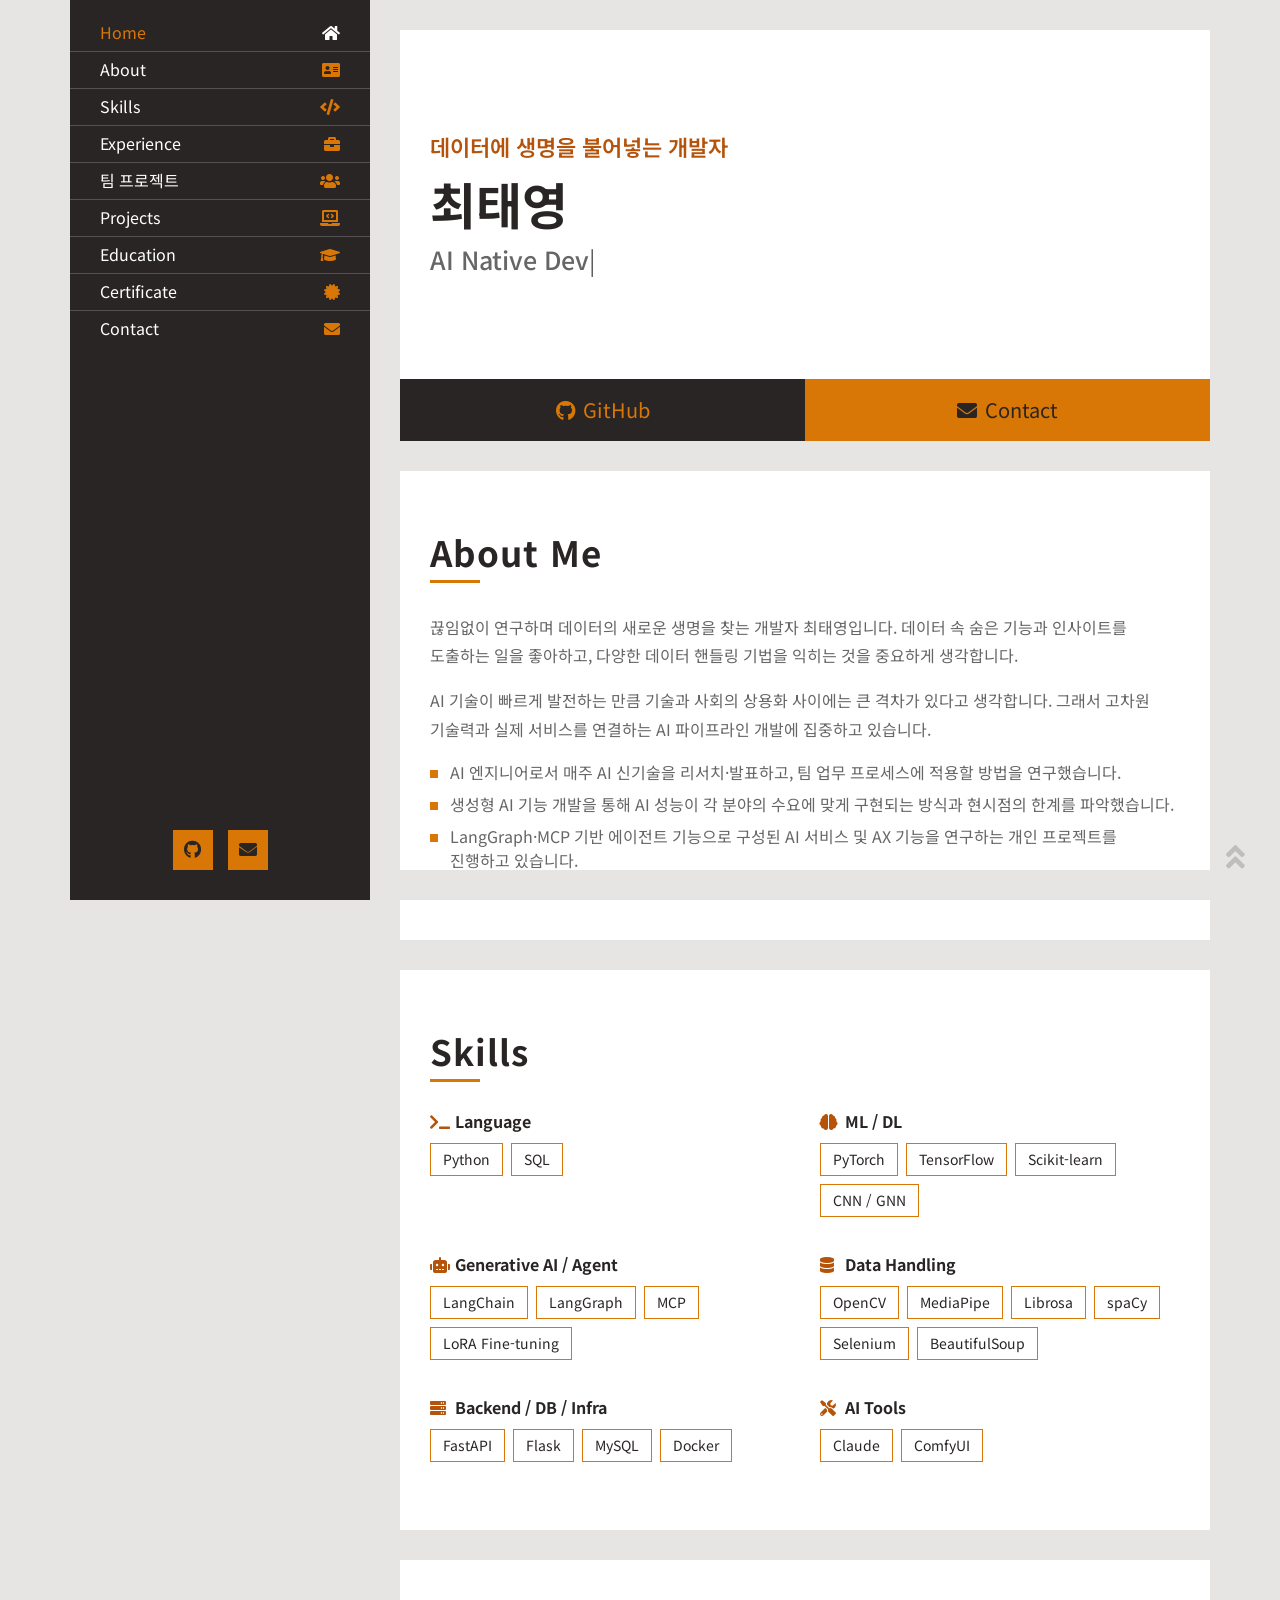
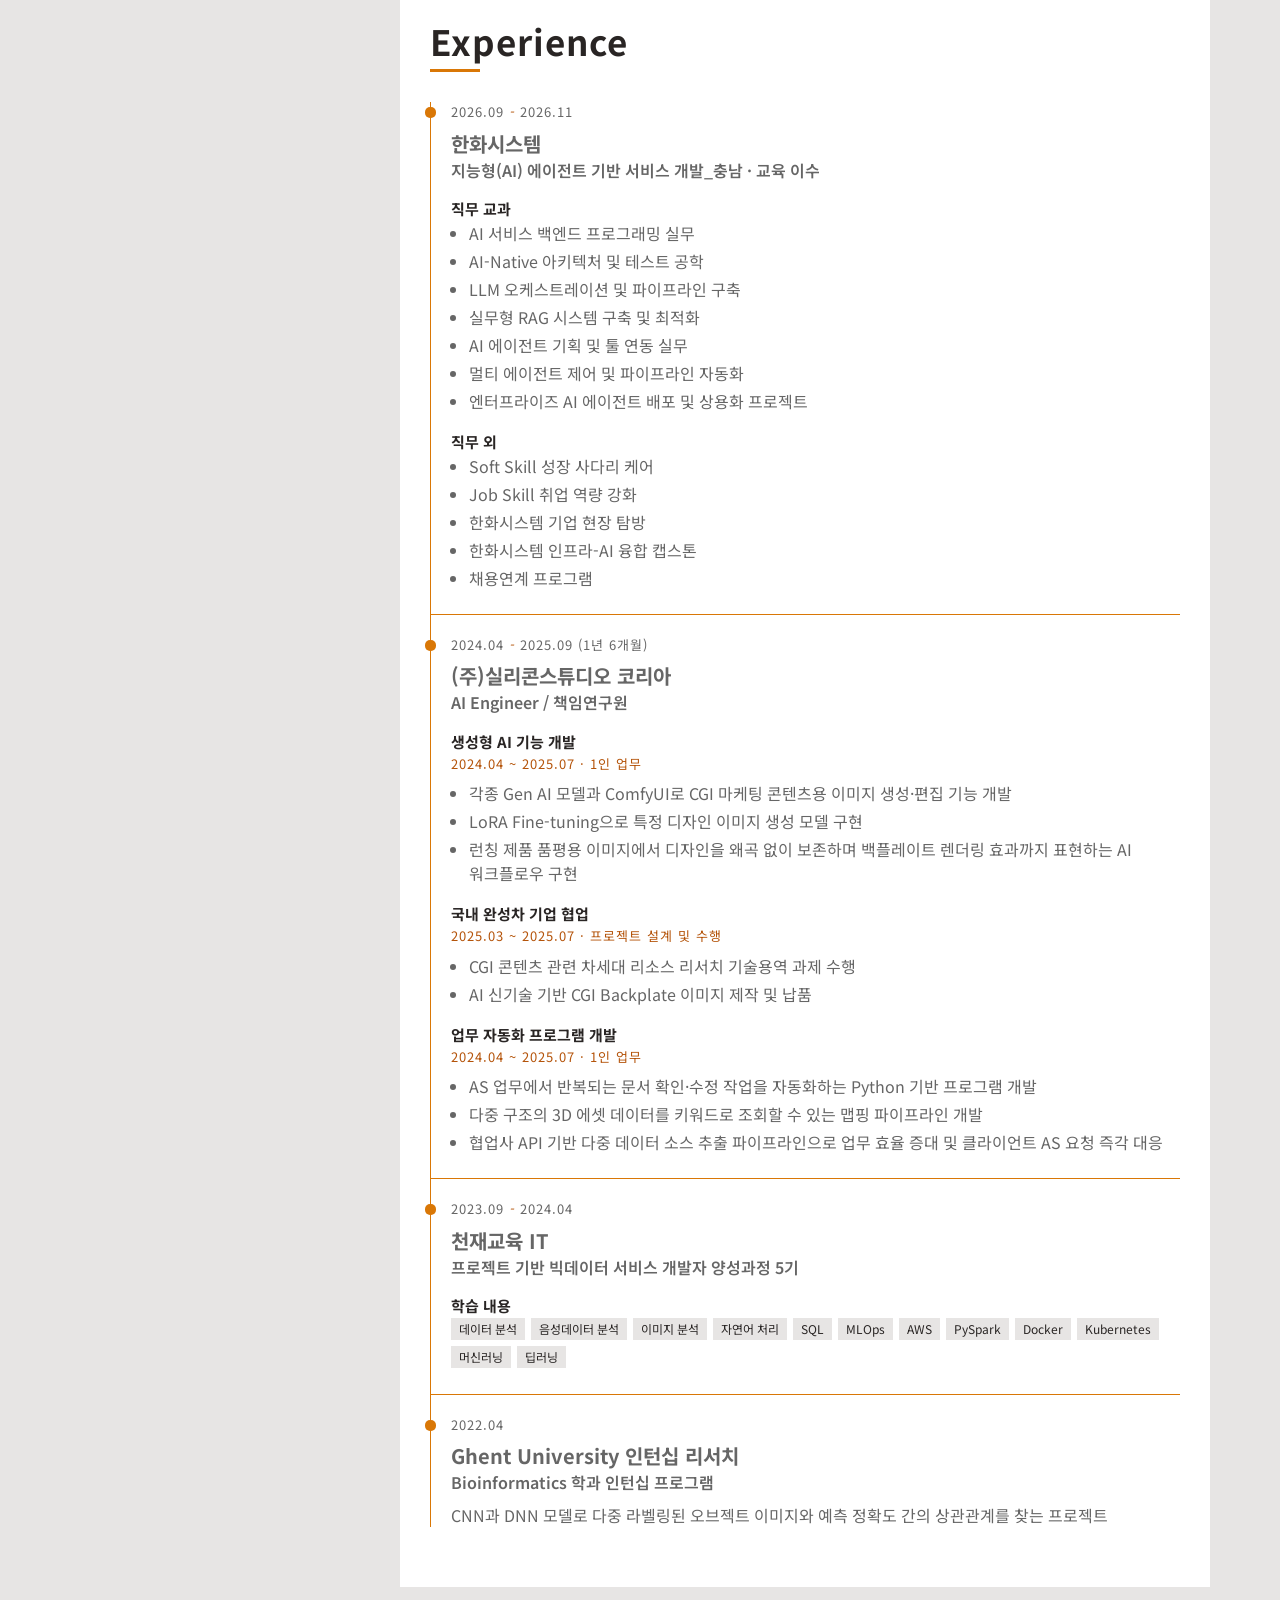
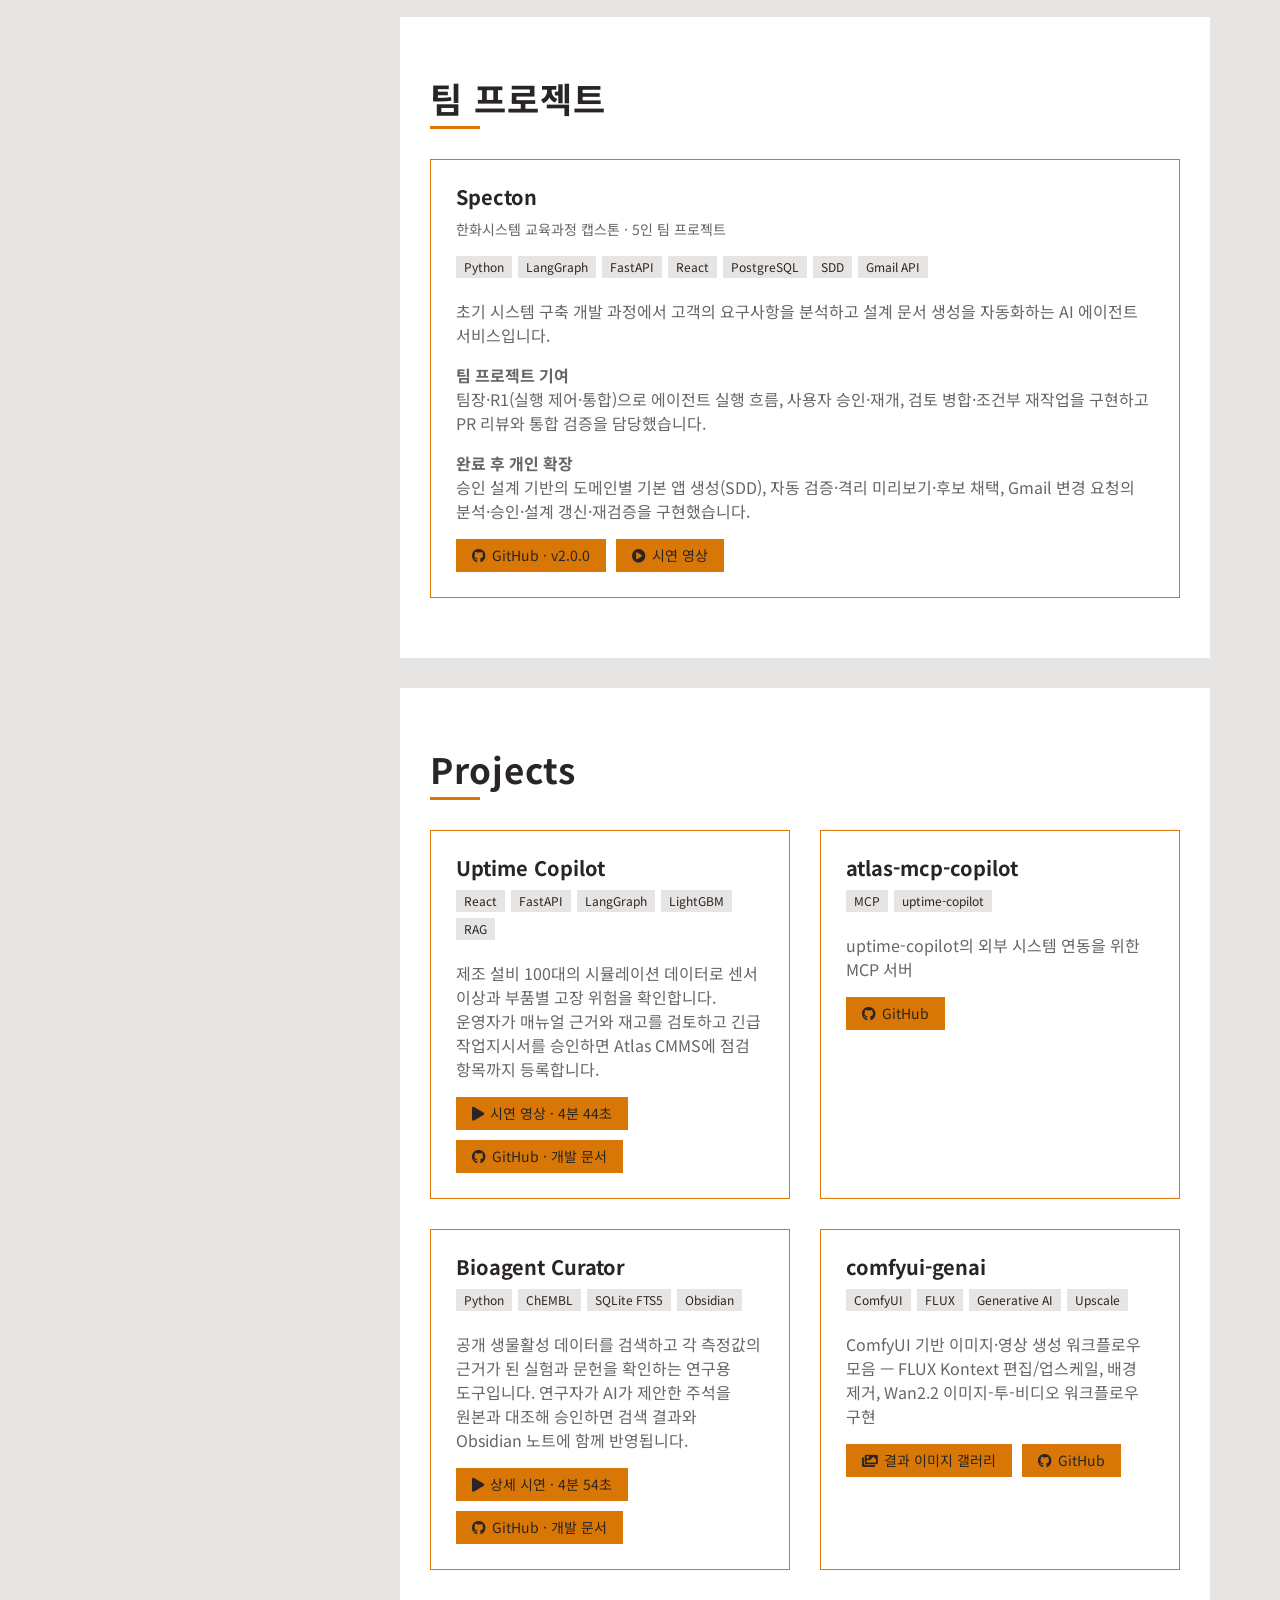
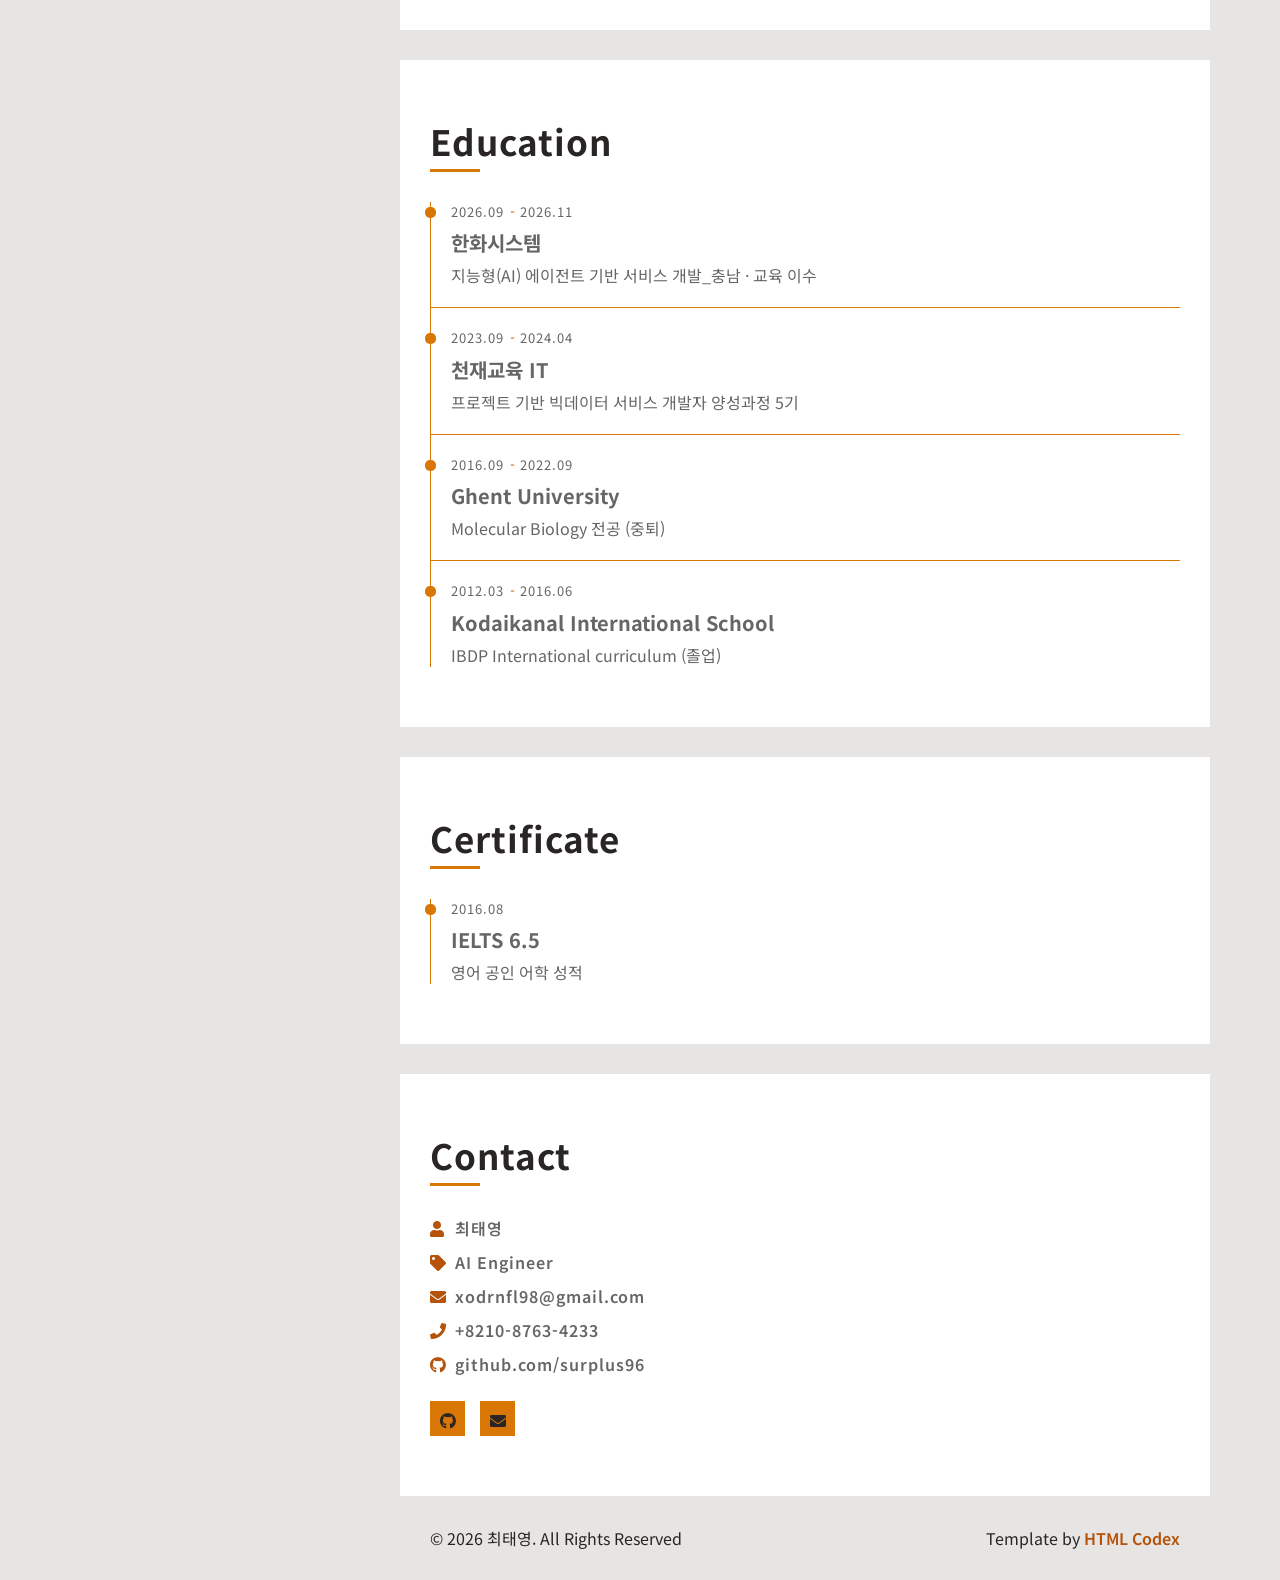
<file: index.html>
<!DOCTYPE html>
<html lang="ko">
    <head>
        <meta charset="utf-8">
        <title>최태영 | AI Engineer Portfolio</title>
        <meta content="width=device-width, initial-scale=1.0" name="viewport">
        <meta content="최태영, AI Engineer, LangGraph, MCP, ComfyUI, Portfolio" name="keywords">
        <meta content="데이터에 생명을 불어넣는 개발자 최태영의 포트폴리오" name="description">

        <!-- Favicon -->
        <link href="data:image/svg+xml,<svg xmlns='http://www.w3.org/2000/svg' viewBox='0 0 100 100'><rect width='100' height='100' fill='%23D97706'/><text x='50' y='68' font-size='56' font-family='sans-serif' font-weight='700' text-anchor='middle' fill='%23292524'>T</text></svg>" rel="icon">

        <!-- Google Fonts -->
        <link href="https://fonts.googleapis.com/css2?family=Noto+Sans+KR:wght@300;400;500;700&family=Open+Sans:wght@300;400;600;700;800&display=swap" rel="stylesheet">

        <!-- CSS Libraries -->
        <link href="https://cdn.jsdelivr.net/npm/bootstrap@4.4.1/dist/css/bootstrap.min.css" rel="stylesheet">
        <link href="https://cdnjs.cloudflare.com/ajax/libs/font-awesome/5.10.0/css/all.min.css" rel="stylesheet">

        <!-- Template Stylesheet -->
        <link href="css/style.css" rel="stylesheet">
    </head>

    <body data-spy="scroll" data-target=".navbar" data-offset="51">
        <div class="wrapper">
            <div class="sidebar">
                <div class="sidebar-header">
                    <!-- TODO: 프로필 사진 추가 -->
                    <!-- <img src="img/profile.jpg" alt="최태영 프로필 사진"> -->
                </div>
                <div class="sidebar-content">
                    <nav class="navbar navbar-expand-md bg-dark navbar-dark">
                        <a href="#" class="navbar-brand">Navigation</a>
                        <button type="button" class="navbar-toggler" data-toggle="collapse" data-target="#navbarCollapse">
                            <span class="navbar-toggler-icon"></span>
                        </button>
                        <div class="collapse navbar-collapse" id="navbarCollapse">
                            <ul class="nav navbar-nav">
                                <li class="nav-item">
                                    <a class="nav-link" href="#header">Home<i class="fa fa-home"></i></a>
                                </li>
                                <li class="nav-item">
                                    <a class="nav-link" href="#about">About<i class="fa fa-address-card"></i></a>
                                </li>
                                <li class="nav-item">
                                    <a class="nav-link" href="#skills">Skills<i class="fa fa-code"></i></a>
                                </li>
                                <li class="nav-item">
                                    <a class="nav-link" href="#experience">Experience<i class="fa fa-briefcase"></i></a>
                                </li>
                                <li class="nav-item">
                                    <a class="nav-link" href="#team-projects">팀 프로젝트<i class="fa fa-users" aria-hidden="true"></i></a>
                                </li>
                                <li class="nav-item">
                                    <a class="nav-link" href="#projects">Projects<i class="fa fa-laptop-code"></i></a>
                                </li>
                                <li class="nav-item">
                                    <a class="nav-link" href="#education">Education<i class="fa fa-graduation-cap"></i></a>
                                </li>
                                <li class="nav-item">
                                    <a class="nav-link" href="#certificate">Certificate<i class="fa fa-certificate"></i></a>
                                </li>
                                <li class="nav-item">
                                    <a class="nav-link" href="#contact">Contact<i class="fa fa-envelope"></i></a>
                                </li>
                            </ul>
                        </div>
                    </nav>
                </div>
                <div class="sidebar-footer">
                    <a href="https://github.com/surplus96" target="_blank" rel="noopener" title="GitHub"><i class="fab fa-github"></i></a>
                    <a href="mailto:xodrnfl98@gmail.com" title="Email"><i class="fa fa-envelope"></i></a>
                </div>
            </div>
            <div class="content">
                <!-- Header Start -->
                <div class="header" id="header">
                    <div class="content-inner">
                        <p>데이터에 생명을 불어넣는 개발자</p>
                        <h1>최태영</h1>
                        <h2></h2>
                        <div class="typed-text">AI Engineer, AI Native Developer, BigData Analyst</div>
                    </div>
                </div>
                <!-- Header End -->

                <!-- Large Button Start -->
                <div class="large-btn">
                    <div class="content-inner">
                        <a class="btn" href="https://github.com/surplus96" target="_blank" rel="noopener"><i class="fab fa-github"></i>GitHub</a>
                        <a class="btn" href="#contact"><i class="fa fa-envelope"></i>Contact</a>
                    </div>
                </div>
                <!-- Large Button End -->

                <!-- About Start -->
                <div class="about" id="about">
                    <div class="content-inner">
                        <div class="content-header">
                            <h2>About Me</h2>
                        </div>
                        <div class="row">
                            <div class="col-12">
                                <!-- TODO: 소개 문구를 직접 다듬어 주세요 -->
                                <p>
                                    끊임없이 연구하며 데이터의 새로운 생명을 찾는 개발자 최태영입니다.
                                    데이터 속 숨은 기능과 인사이트를 도출하는 일을 좋아하고, 다양한 데이터 핸들링 기법을 익히는 것을 중요하게 생각합니다.
                                </p>
                                <p>
                                    AI 기술이 빠르게 발전하는 만큼 기술과 사회의 상용화 사이에는 큰 격차가 있다고 생각합니다.
                                    그래서 고차원 기술력과 실제 서비스를 연결하는 AI 파이프라인 개발에 집중하고 있습니다.
                                </p>
                                <ul class="about-points">
                                    <li>AI 엔지니어로서 매주 AI 신기술을 리서치·발표하고, 팀 업무 프로세스에 적용할 방법을 연구했습니다.</li>
                                    <li>생성형 AI 기능 개발을 통해 AI 성능이 각 분야의 수요에 맞게 구현되는 방식과 현시점의 한계를 파악했습니다.</li>
                                    <li>LangGraph·MCP 기반 에이전트 기능으로 구성된 AI 서비스 및 AX 기능을 연구하는 개인 프로젝트를 진행하고 있습니다.</li>
                                </ul>
                            </div>
                        </div>
                    </div>
                </div>
                <!-- About End -->

                <!-- Skills Start -->
                <div class="skills" id="skills">
                    <div class="content-inner">
                        <div class="content-header">
                            <h2>Skills</h2>
                        </div>
                        <div class="row">
                            <div class="col-md-6 skill-group">
                                <h3><i class="fa fa-terminal"></i>Language</h3>
                                <div class="skill-tags">
                                    <span>Python</span><span>SQL</span>
                                </div>
                            </div>
                            <div class="col-md-6 skill-group">
                                <h3><i class="fa fa-brain"></i>ML / DL</h3>
                                <div class="skill-tags">
                                    <span>PyTorch</span><span>TensorFlow</span><span>Scikit-learn</span><span>CNN / GNN</span>
                                </div>
                            </div>
                            <div class="col-md-6 skill-group">
                                <h3><i class="fa fa-robot"></i>Generative AI / Agent</h3>
                                <div class="skill-tags">
                                    <span>LangChain</span><span>LangGraph</span><span>MCP</span><span>LoRA Fine-tuning</span>
                                </div>
                            </div>
                            <div class="col-md-6 skill-group">
                                <h3><i class="fa fa-database"></i>Data Handling</h3>
                                <div class="skill-tags">
                                    <span>OpenCV</span><span>MediaPipe</span><span>Librosa</span><span>spaCy</span><span>Selenium</span><span>BeautifulSoup</span>
                                </div>
                            </div>
                            <div class="col-md-6 skill-group">
                                <h3><i class="fa fa-server"></i>Backend / DB / Infra</h3>
                                <div class="skill-tags">
                                    <span>FastAPI</span><span>Flask</span><span>MySQL</span><span>Docker</span>
                                </div>
                            </div>
                            <div class="col-md-6 skill-group">
                                <h3><i class="fa fa-tools"></i>AI Tools</h3>
                                <div class="skill-tags">
                                    <span>Claude</span><span>ComfyUI</span>
                                </div>
                            </div>
                        </div>
                    </div>
                </div>
                <!-- Skills End -->

                <!-- Experience Start -->
                <div class="experience" id="experience">
                    <div class="content-inner">
                        <div class="content-header">
                            <h2>Experience</h2>
                        </div>
                        <div class="row">
                            <div class="col-12">
                                <div class="exp-col">
                                    <span>2026.09 <i>-</i> 2026.11</span>
                                    <h3>한화시스템</h3>
                                    <h5>지능형(AI) 에이전트 기반 서비스 개발_충남 · 교육 이수</h5>

                                    <div class="exp-project">
                                        <h6>직무 교과</h6>
                                        <ul>
                                            <li>AI 서비스 백엔드 프로그래밍 실무</li>
                                            <li>AI-Native 아키텍처 및 테스트 공학</li>
                                            <li>LLM 오케스트레이션 및 파이프라인 구축</li>
                                            <li>실무형 RAG 시스템 구축 및 최적화</li>
                                            <li>AI 에이전트 기획 및 툴 연동 실무</li>
                                            <li>멀티 에이전트 제어 및 파이프라인 자동화</li>
                                            <li>엔터프라이즈 AI 에이전트 배포 및 상용화 프로젝트</li>
                                        </ul>
                                    </div>

                                    <div class="exp-project">
                                        <h6>직무 외</h6>
                                        <ul>
                                            <li>Soft Skill 성장 사다리 케어</li>
                                            <li>Job Skill 취업 역량 강화</li>
                                            <li>한화시스템 기업 현장 탐방</li>
                                            <li>한화시스템 인프라-AI 융합 캡스톤</li>
                                            <li>채용연계 프로그램</li>
                                        </ul>
                                    </div>
                                </div>
                            </div>
                            <div class="col-12">
                                <div class="exp-col">
                                    <span>2024.04 <i>-</i> 2025.09 (1년 6개월)</span>
                                    <h3>(주)실리콘스튜디오 코리아</h3>
                                    <h5>AI Engineer / 책임연구원</h5>

                                    <div class="exp-project">
                                        <h6>생성형 AI 기능 개발</h6>
                                        <span class="exp-meta">2024.04 ~ 2025.07 · 1인 업무</span>
                                        <ul>
                                            <li>각종 Gen AI 모델과 ComfyUI로 CGI 마케팅 콘텐츠용 이미지 생성·편집 기능 개발</li>
                                            <li>LoRA Fine-tuning으로 특정 디자인 이미지 생성 모델 구현</li>
                                            <li>런칭 제품 품평용 이미지에서 디자인을 왜곡 없이 보존하며 백플레이트 렌더링 효과까지 표현하는 AI 워크플로우 구현</li>
                                        </ul>
                                    </div>

                                    <div class="exp-project">
                                        <h6>국내 완성차 기업 협업</h6>
                                        <span class="exp-meta">2025.03 ~ 2025.07 · 프로젝트 설계 및 수행</span>
                                        <ul>
                                            <li>CGI 콘텐츠 관련 차세대 리소스 리서치 기술용역 과제 수행</li>
                                            <li>AI 신기술 기반 CGI Backplate 이미지 제작 및 납품</li>
                                        </ul>
                                    </div>

                                    <div class="exp-project">
                                        <h6>업무 자동화 프로그램 개발</h6>
                                        <span class="exp-meta">2024.04 ~ 2025.07 · 1인 업무</span>
                                        <ul>
                                            <li>AS 업무에서 반복되는 문서 확인·수정 작업을 자동화하는 Python 기반 프로그램 개발</li>
                                            <li>다중 구조의 3D 에셋 데이터를 키워드로 조회할 수 있는 맵핑 파이프라인 개발</li>
                                            <li>협업사 API 기반 다중 데이터 소스 추출 파이프라인으로 업무 효율 증대 및 클라이언트 AS 요청 즉각 대응</li>
                                        </ul>
                                    </div>
                                </div>
                            </div>
                            <div class="col-12">
                                <div class="exp-col">
                                    <span>2023.09 <i>-</i> 2024.04</span>
                                    <h3>천재교육 IT</h3>
                                    <h5>프로젝트 기반 빅데이터 서비스 개발자 양성과정 5기</h5>
                                    <div class="exp-project">
                                        <h6>학습 내용</h6>
                                        <div class="exp-tags">
                                            <span>데이터 분석</span><span>음성데이터 분석</span><span>이미지 분석</span><span>자연어 처리</span><span>SQL</span><span>MLOps</span><span>AWS</span><span>PySpark</span><span>Docker</span><span>Kubernetes</span><span>머신러닝</span><span>딥러닝</span>
                                        </div>
                                    </div>
                                    <!-- TODO: 팀 프로젝트 수행 내용·역할·성과 추가 -->
                                </div>
                            </div>
                            <div class="col-12">
                                <div class="exp-col">
                                    <span>2022.04</span>
                                    <h3>Ghent University 인턴십 리서치</h3>
                                    <h5>Bioinformatics 학과 인턴십 프로그램</h5>
                                    <p>CNN과 DNN 모델로 다중 라벨링된 오브젝트 이미지와 예측 정확도 간의 상관관계를 찾는 프로젝트</p>
                                </div>
                            </div>
                        </div>
                    </div>
                </div>
                <!-- Experience End -->

                <!-- Team Projects Start -->
                <section class="projects" id="team-projects" aria-labelledby="team-projects-title">
                    <div class="content-inner">
                        <div class="content-header">
                            <h2 id="team-projects-title">팀 프로젝트</h2>
                        </div>
                        <div class="row">
                            <div class="col-12">
                                <article class="project-card">
                                    <h3>Specton</h3>
                                    <p class="project-context">한화시스템 교육과정 캡스톤 · 5인 팀 프로젝트</p>
                                    <div class="project-tags"><span>Python</span><span>LangGraph</span><span>FastAPI</span><span>React</span><span>PostgreSQL</span><span>SDD</span><span>Gmail API</span></div>
                                    <p>초기 시스템 구축 개발 과정에서 고객의 요구사항을 분석하고 설계 문서 생성을 자동화하는 AI 에이전트 서비스입니다.</p>
                                    <p><strong>팀 프로젝트 기여</strong><br>
                                        팀장·R1(실행 제어·통합)으로 에이전트 실행 흐름, 사용자 승인·재개, 검토 병합·조건부 재작업을 구현하고 PR 리뷰와 통합 검증을 담당했습니다.
                                    </p>
                                    <p><strong>완료 후 개인 확장</strong><br>
                                        승인 설계 기반의 도메인별 기본 앱 생성(SDD), 자동 검증·격리 미리보기·후보 채택, Gmail 변경 요청의 분석·승인·설계 갱신·재검증을 구현했습니다.
                                    </p>
                                    <div class="project-actions">
                                        <a class="btn" href="https://github.com/surplus96/specton-v2.0.0" target="_blank" rel="noopener"><i class="fab fa-github" aria-hidden="true"></i>GitHub · v2.0.0</a>
                                        <a class="btn" href="specton-demo.html"><i class="fa fa-play-circle" aria-hidden="true"></i>시연 영상</a>
                                    </div>
                                </article>
                            </div>
                        </div>
                    </div>
                </section>
                <!-- Team Projects End -->

                <!-- Projects Start -->
                <div class="projects" id="projects">
                    <div class="content-inner">
                        <div class="content-header">
                            <h2>Projects</h2>
                        </div>

                        <div class="row">
                            <div class="col-md-6">
                                <div class="project-card">
                                    <h3>Uptime Copilot</h3>
                                    <div class="project-tags"><span>React</span><span>FastAPI</span><span>LangGraph</span><span>LightGBM</span><span>RAG</span></div>
                                    <p>제조 설비 100대의 시뮬레이션 데이터로 센서 이상과 부품별 고장 위험을 확인합니다. 운영자가 매뉴얼 근거와 재고를 검토하고 긴급 작업지시서를 승인하면 Atlas CMMS에 점검 항목까지 등록합니다.</p>
                                    <div class="project-actions">
                                        <a class="btn" href="uptime-demo.html"><i class="fas fa-play"></i>시연 영상 · 4분 44초</a>
                                        <a class="btn" href="https://github.com/surplus96/uptime-copilot/blob/main/README_KOR.md" target="_blank" rel="noopener"><i class="fab fa-github"></i>GitHub · 개발 문서</a>
                                    </div>
                                </div>
                            </div>
                            <div class="col-md-6">
                                <div class="project-card">
                                    <h3>atlas-mcp-copilot</h3>
                                    <div class="project-tags"><span>MCP</span><span>uptime-copilot</span></div>
                                    <p>uptime-copilot의 외부 시스템 연동을 위한 MCP 서버</p>
                                    <a class="btn" href="https://github.com/surplus96/atlas-mcp-copilot" target="_blank" rel="noopener"><i class="fab fa-github"></i>GitHub</a>
                                </div>
                            </div>
                            <div class="col-md-6">
                                <div class="project-card">
                                    <h3>Bioagent Curator</h3>
                                    <div class="project-tags"><span>Python</span><span>ChEMBL</span><span>SQLite FTS5</span><span>Obsidian</span></div>
                                    <p>공개 생물활성 데이터를 검색하고 각 측정값의 근거가 된 실험과 문헌을 확인하는 연구용 도구입니다. 연구자가 AI가 제안한 주석을 원본과 대조해 승인하면 검색 결과와 Obsidian 노트에 함께 반영됩니다.</p>
                                    <div class="project-actions">
                                        <a class="btn" href="bioagent-curator-demo.html"><i class="fas fa-play" aria-hidden="true"></i>상세 시연 · 4분 54초</a>
                                        <a class="btn" href="https://github.com/surplus96/bioagent-curator" target="_blank" rel="noopener"><i class="fab fa-github" aria-hidden="true"></i>GitHub · 개발 문서</a>
                                    </div>
                                </div>
                            </div>
                            <div class="col-md-6">
                                <div class="project-card">
                                    <h3>comfyui-genai</h3>
                                    <div class="project-tags"><span>ComfyUI</span><span>FLUX</span><span>Generative AI</span><span>Upscale</span></div>
                                    <p>ComfyUI 기반 이미지·영상 생성 워크플로우 모음 — FLUX Kontext 편집/업스케일, 배경 제거, Wan2.2 이미지-투-비디오 워크플로우 구현</p>
                                    <div class="project-actions">
                                        <a class="btn" href="comfyui-gallery.html"><i class="fas fa-images" aria-hidden="true"></i>결과 이미지 갤러리</a>
                                        <a class="btn" href="https://github.com/surplus96/ComfyUI-GenAI" target="_blank" rel="noopener"><i class="fab fa-github"></i>GitHub</a>
                                    </div>
                                </div>
                            </div>
                        </div>
                    </div>
                </div>
                <!-- Projects End -->

                <!-- Education Start -->
                <div class="education" id="education">
                    <div class="content-inner">
                        <div class="content-header">
                            <h2>Education</h2>
                        </div>
                        <div class="row">
                            <div class="col-12">
                                <div class="edu-col">
                                    <span>2026.09 <i>-</i> 2026.11</span>
                                    <h3>한화시스템</h3>
                                    <p>지능형(AI) 에이전트 기반 서비스 개발_충남 · 교육 이수</p>
                                </div>
                            </div>
                            <div class="col-12">
                                <div class="edu-col">
                                    <span>2023.09 <i>-</i> 2024.04</span>
                                    <h3>천재교육 IT</h3>
                                    <p>프로젝트 기반 빅데이터 서비스 개발자 양성과정 5기</p>
                                </div>
                            </div>
                            <div class="col-12">
                                <div class="edu-col">
                                    <span>2016.09 <i>-</i> 2022.09</span>
                                    <h3>Ghent University</h3>
                                    <p>Molecular Biology 전공 (중퇴)</p>
                                </div>
                            </div>
                            <div class="col-12">
                                <div class="edu-col">
                                    <span>2012.03 <i>-</i> 2016.06</span>
                                    <h3>Kodaikanal International School</h3>
                                    <p>IBDP International curriculum (졸업)</p>
                                </div>
                            </div>
                        </div>
                    </div>
                </div>
                <!-- Education End -->

                <!-- Certificate Start -->
                <div class="education certificate" id="certificate">
                    <div class="content-inner">
                        <div class="content-header">
                            <h2>Certificate</h2>
                        </div>
                        <div class="row">
                            <div class="col-12">
                                <div class="edu-col">
                                    <span>2016.08</span>
                                    <h3>IELTS 6.5</h3>
                                    <p>영어 공인 어학 성적</p>
                                </div>
                            </div>
                        </div>
                    </div>
                </div>
                <!-- Certificate End -->

                <!-- Contact Start -->
                <div class="contact" id="contact">
                    <div class="content-inner">
                        <div class="content-header">
                            <h2>Contact</h2>
                        </div>
                        <div class="row">
                            <div class="col-12">
                                <div class="contact-info">
                                    <p><i class="fa fa-user"></i>최태영</p>
                                    <p><i class="fa fa-tag"></i>AI Engineer</p>
                                    <p><i class="fa fa-envelope"></i><a href="mailto:xodrnfl98@gmail.com">xodrnfl98@gmail.com</a></p>
                                    <p><i class="fa fa-phone"></i><a href="tel:+821087634233">+8210-8763-4233</a></p>
                                    <p><i class="fab fa-github"></i><a href="https://github.com/surplus96" target="_blank" rel="noopener">github.com/surplus96</a></p>
                                    <div class="social">
                                        <a class="btn" href="https://github.com/surplus96" target="_blank" rel="noopener" title="GitHub"><i class="fab fa-github"></i></a>
                                        <a class="btn" href="mailto:xodrnfl98@gmail.com" title="Email"><i class="fa fa-envelope"></i></a>
                                    </div>
                                </div>
                            </div>
                        </div>
                    </div>
                </div>
                <!-- Contact End -->

                <!-- Footer Start -->
                <div class="footer">
                    <div class="content-inner">
                        <div class="row align-items-center">
                            <div class="col-md-6">
                                <p>&copy; 2026 최태영. All Rights Reserved</p>
                            </div>
                            <div class="col-md-6">
                                <p>Template by <a href="https://htmlcodex.com" target="_blank" rel="noopener">HTML Codex</a></p>
                            </div>
                        </div>
                    </div>
                </div>
                <!-- Footer End -->
            </div>
        </div>

        <!-- Back to Top -->
        <a href="#" class="back-to-top"><i class="fa fa-angle-double-up"></i></a>

        <!-- JavaScript Libraries -->
        <script src="https://code.jquery.com/jquery-3.4.1.min.js"></script>
        <script src="https://cdn.jsdelivr.net/npm/bootstrap@4.4.1/dist/js/bootstrap.bundle.min.js"></script>
        <script src="lib/easing/easing.min.js"></script>
        <script src="lib/typed/typed.min.js"></script>

        <!-- Template Javascript -->
        <script src="js/main.js"></script>
    </body>
</html>
</file>
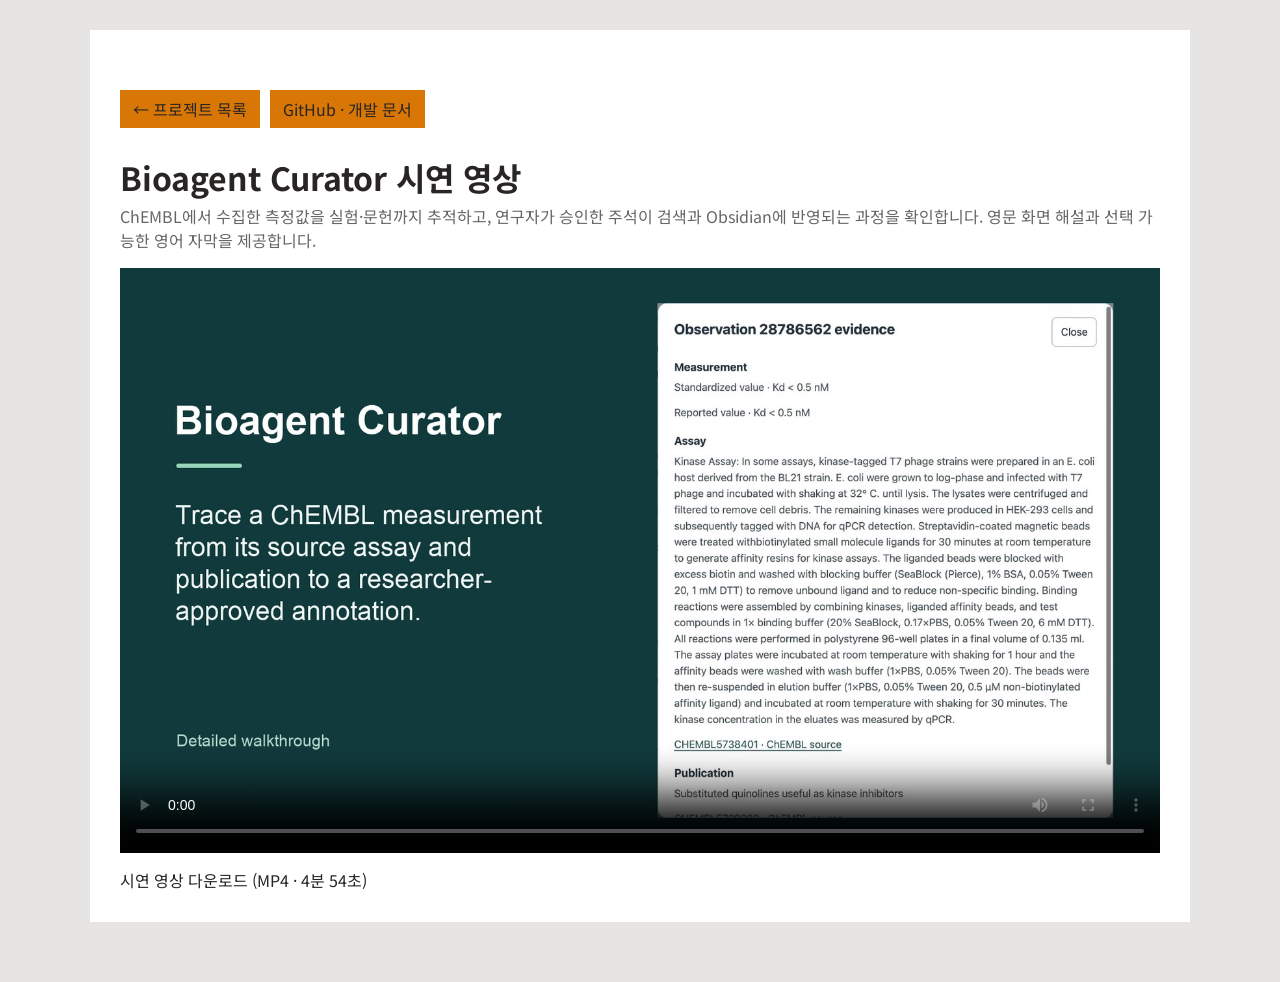
<file: bioagent-curator-demo.html>
<!DOCTYPE html>
<html lang="ko">
    <head>
        <meta charset="utf-8">
        <meta name="viewport" content="width=device-width, initial-scale=1.0">
        <meta name="description" content="Bioagent Curator에서 ChEMBL 측정값을 수집하고 원본 대조, 연구자 승인, 검색·Vault 발행까지 진행하는 영문 상세 시연입니다.">
        <title>Bioagent Curator 시연 영상 | 최태영 포트폴리오</title>
        <link href="https://fonts.googleapis.com/css2?family=Noto+Sans+KR:wght@300;400;500;700&family=Open+Sans:wght@300;400;600;700;800&display=swap" rel="stylesheet">
        <link href="https://cdn.jsdelivr.net/npm/bootstrap@4.4.1/dist/css/bootstrap.min.css" rel="stylesheet">
        <link href="css/style.css" rel="stylesheet">
    </head>
    <body>
        <main class="projects demo-page">
            <nav class="project-actions demo-navigation" aria-label="관련 페이지">
                <a class="btn" href="./#projects">← 프로젝트 목록</a>
                <a class="btn" href="https://github.com/surplus96/bioagent-curator">GitHub · 개발 문서</a>
            </nav>
            <h1>Bioagent Curator 시연 영상</h1>
            <p>ChEMBL에서 수집한 측정값을 실험·문헌까지 추적하고, 연구자가 승인한 주석이 검색과 Obsidian에 반영되는 과정을 확인합니다. 영문 화면 해설과 선택 가능한 영어 자막을 제공합니다.</p>
            <video class="demo-video" controls playsinline preload="metadata" width="1600" height="900" aria-label="Bioagent Curator 전체 시연" poster="assets/bioagent-curator/poster.jpg">
                <source src="assets/bioagent-curator/detailed-demo-en.mp4" type="video/mp4">
                <track kind="captions" srclang="en" label="English" src="assets/bioagent-curator/captions.en.vtt">
            </video>
            <a href="assets/bioagent-curator/detailed-demo-en.mp4" download>시연 영상 다운로드 (MP4 · 4분 54초)</a>
        </main>
    </body>
</html>
</file>
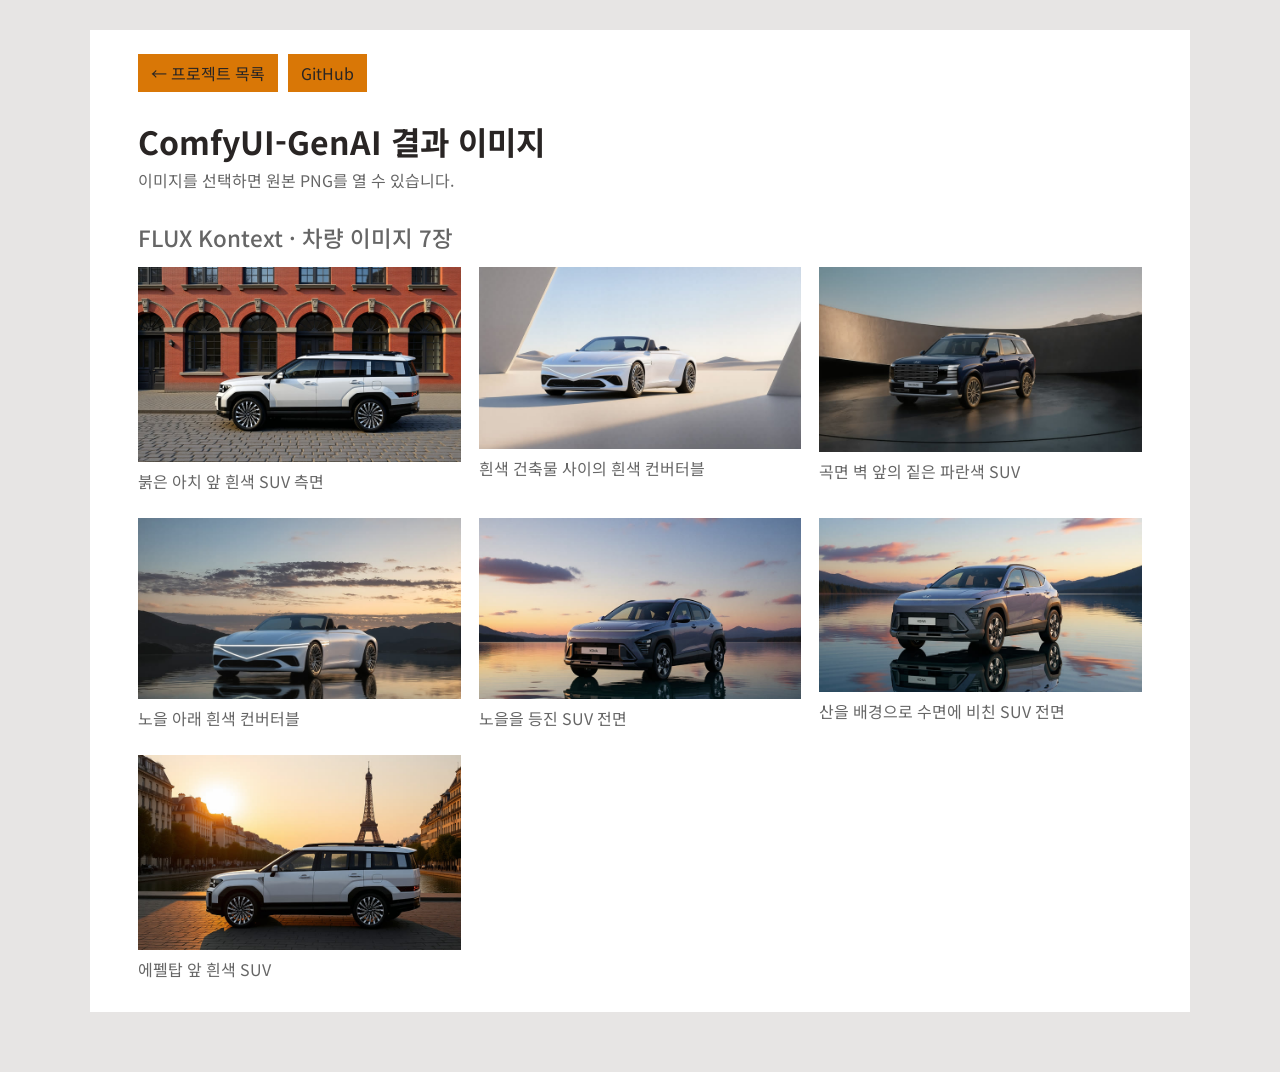
<file: comfyui-gallery.html>
<!DOCTYPE html>
<html lang="ko">
    <head>
        <meta charset="utf-8">
        <meta name="viewport" content="width=device-width, initial-scale=1.0">
        <meta name="description" content="FLUX Kontext로 편집하고 업스케일한 차량 이미지 7장입니다.">
        <title>ComfyUI-GenAI 결과 이미지 | 최태영 포트폴리오</title>
        <link href="https://fonts.googleapis.com/css2?family=Noto+Sans+KR:wght@300;400;500;700&family=Open+Sans:wght@300;400;600;700;800&display=swap" rel="stylesheet">
        <link href="https://cdn.jsdelivr.net/npm/bootstrap@4.4.1/dist/css/bootstrap.min.css" rel="stylesheet">
        <link href="css/style.css" rel="stylesheet">
        <style>
            .result-gallery { padding: 24px clamp(16px, 4vw, 48px); }
            .result-gallery h2 { margin: 32px 0 16px; font-size: 1.4rem; }
            .result-grid { display: grid; grid-template-columns: repeat(auto-fit, minmax(min(245px, 100%), 1fr)); gap: 18px; }
            .result-grid figure { margin: 0; }
            .result-grid img { width: 100%; height: auto; display: block; }
            .result-grid a:focus-visible { outline: 3px solid currentColor; outline-offset: 3px; }
            .result-grid a { display: block; }
            .result-grid figcaption { padding: 7px 0; }
        </style>
    </head>
    <body>
        <main class="projects demo-page result-gallery">
            <nav class="project-actions demo-navigation" aria-label="관련 페이지">
                <a class="btn" href="index.html#projects">← 프로젝트 목록</a>
                <a class="btn" href="https://github.com/surplus96/ComfyUI-GenAI">GitHub</a>
            </nav>
            <h1>ComfyUI-GenAI 결과 이미지</h1>
            <p>이미지를 선택하면 원본 PNG를 열 수 있습니다.</p>
            <section id="kontext">
                <h2>FLUX Kontext · 차량 이미지 7장</h2>
                <div class="result-grid">
                    <figure>
                        <a href="https://raw.githubusercontent.com/surplus96/ComfyUI-GenAI/292a964d14db8f877fd3c2ae4bf0a44215e4d1c3/result/FLUX_KONTEXT/magnifics_upscale-precision-iS0GQrTr4adrP0GGUSbr-ComfyUI_00313_.png">
                            <img src="assets/comfyui/16.jpg" width="760" height="458" alt="붉은 아치 앞 흰색 SUV 측면 원본 보기">
                        </a>
                        <figcaption>붉은 아치 앞 흰색 SUV 측면</figcaption>
                    </figure>
                    <figure>
                        <a href="https://raw.githubusercontent.com/surplus96/ComfyUI-GenAI/292a964d14db8f877fd3c2ae4bf0a44215e4d1c3/result/FLUX_KONTEXT/250904145824_Krea_UP_00002_.png">
                            <img src="assets/comfyui/08.jpg" width="760" height="428" loading="lazy" alt="흰색 건축물 사이의 흰색 컨버터블 원본 보기">
                        </a>
                        <figcaption>흰색 건축물 사이의 흰색 컨버터블</figcaption>
                    </figure>
                    <figure>
                        <a href="https://raw.githubusercontent.com/surplus96/ComfyUI-GenAI/292a964d14db8f877fd3c2ae4bf0a44215e4d1c3/result/FLUX_KONTEXT/250904124941_Krea_UP_00002_.png">
                            <img src="assets/comfyui/05.jpg" width="760" height="434" loading="lazy" alt="곡면 벽 앞의 짙은 파란색 SUV 원본 보기">
                        </a>
                        <figcaption>곡면 벽 앞의 짙은 파란색 SUV</figcaption>
                    </figure>
                    <figure>
                        <a href="https://raw.githubusercontent.com/surplus96/ComfyUI-GenAI/292a964d14db8f877fd3c2ae4bf0a44215e4d1c3/result/FLUX_KONTEXT/250904145824_Krea_UP_00001_.png">
                            <img src="assets/comfyui/07.jpg" width="760" height="428" loading="lazy" alt="노을 아래 흰색 컨버터블 원본 보기">
                        </a>
                        <figcaption>노을 아래 흰색 컨버터블</figcaption>
                    </figure>
                    <figure>
                        <a href="https://raw.githubusercontent.com/surplus96/ComfyUI-GenAI/292a964d14db8f877fd3c2ae4bf0a44215e4d1c3/result/FLUX_KONTEXT/magnifics_upscale-precision-A28sVHCki4cS9elDBuHK-ComfyUI_00240_.png">
                            <img src="assets/comfyui/12.jpg" width="760" height="428" loading="lazy" alt="노을을 등진 SUV 전면 원본 보기">
                        </a>
                        <figcaption>노을을 등진 SUV 전면</figcaption>
                    </figure>
                    <figure>
                        <a href="https://raw.githubusercontent.com/surplus96/ComfyUI-GenAI/292a964d14db8f877fd3c2ae4bf0a44215e4d1c3/result/FLUX_KONTEXT/magnifics_upscale-precision-coFulr9vrLVoxwYfrBK3-ComfyUI_00253_.png">
                            <img src="assets/comfyui/15.jpg" width="760" height="410" loading="lazy" alt="산을 배경으로 수면에 비친 SUV 전면 원본 보기">
                        </a>
                        <figcaption>산을 배경으로 수면에 비친 SUV 전면</figcaption>
                    </figure>
                    <figure>
                        <a href="https://raw.githubusercontent.com/surplus96/ComfyUI-GenAI/292a964d14db8f877fd3c2ae4bf0a44215e4d1c3/result/FLUX_KONTEXT/magnifics_upscale-precision-z8XFgCjMPEgvGz8LQNj4-ComfyUI_00316_.png">
                            <img src="assets/comfyui/18.jpg" width="760" height="458" loading="lazy" alt="에펠탑 앞 흰색 SUV 원본 보기">
                        </a>
                        <figcaption>에펠탑 앞 흰색 SUV</figcaption>
                    </figure>
                </div>
            </section>
        </main>
    </body>
</html>
</file>
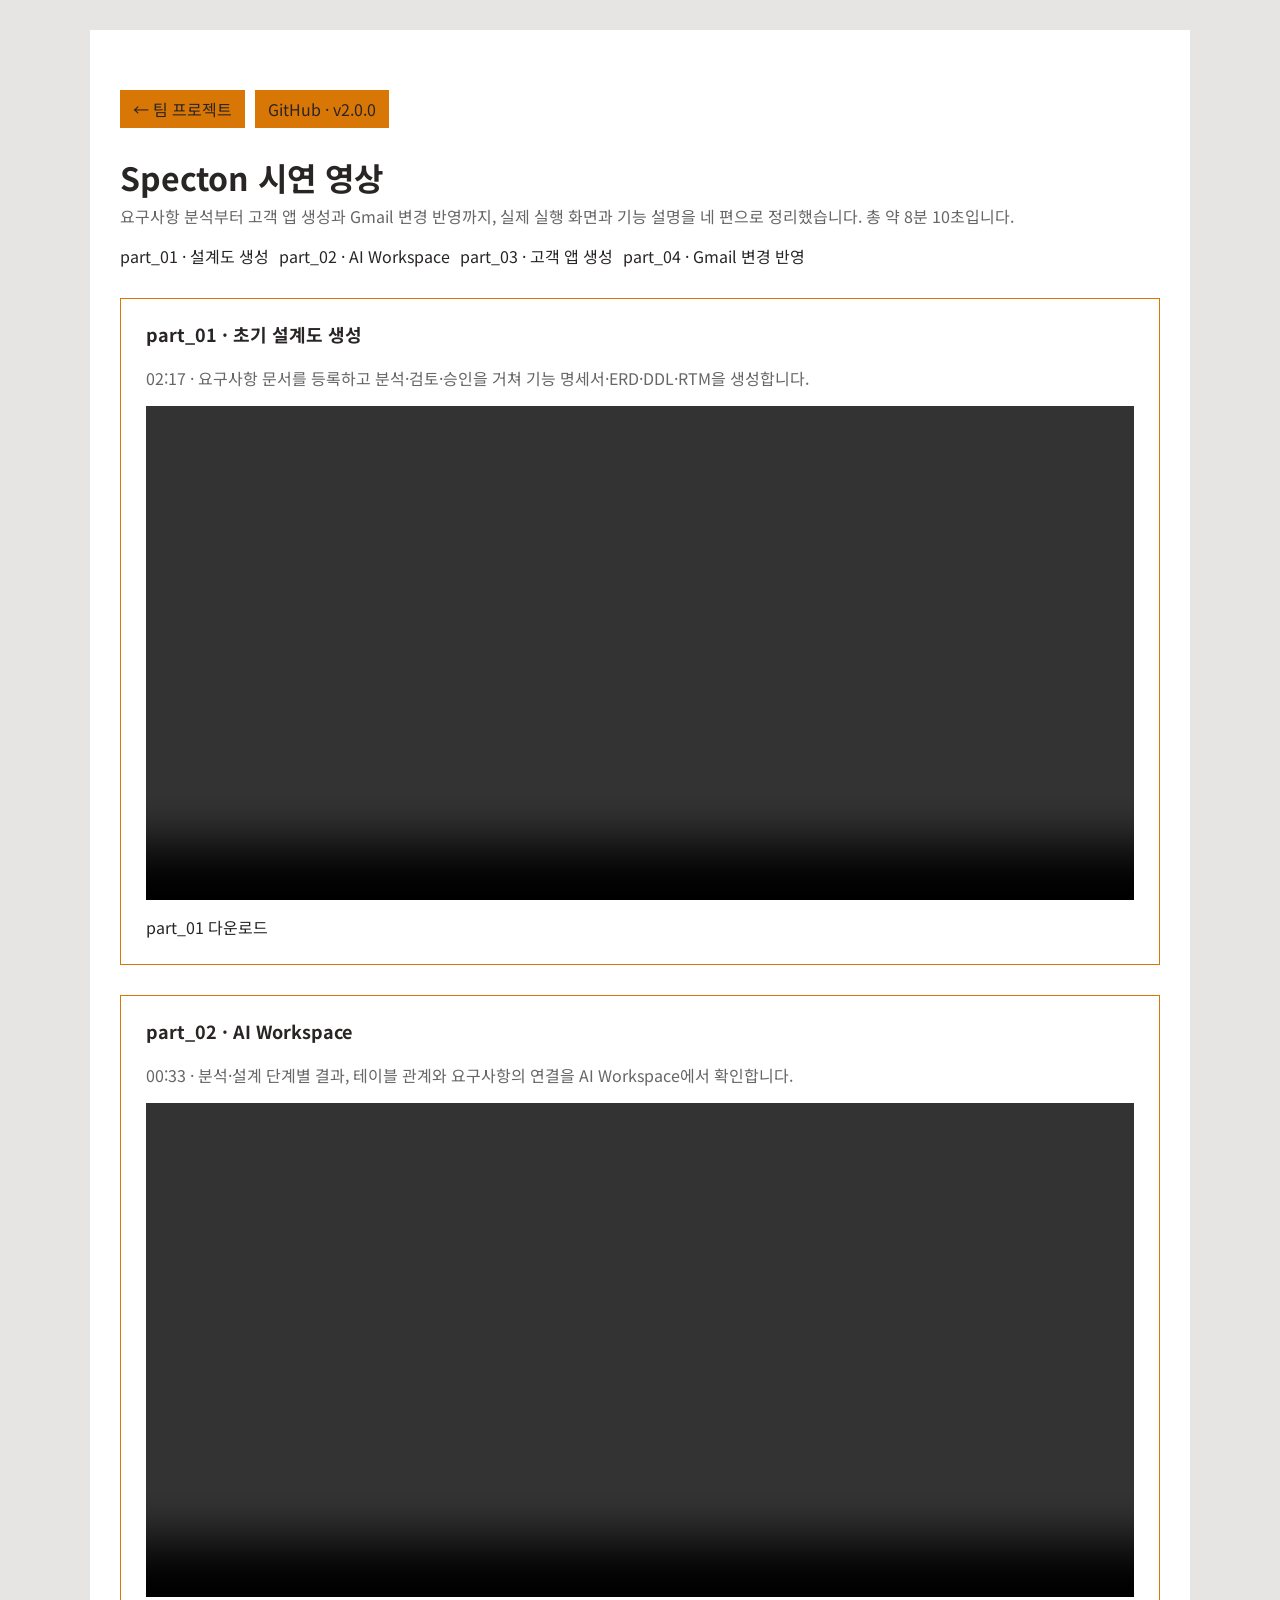
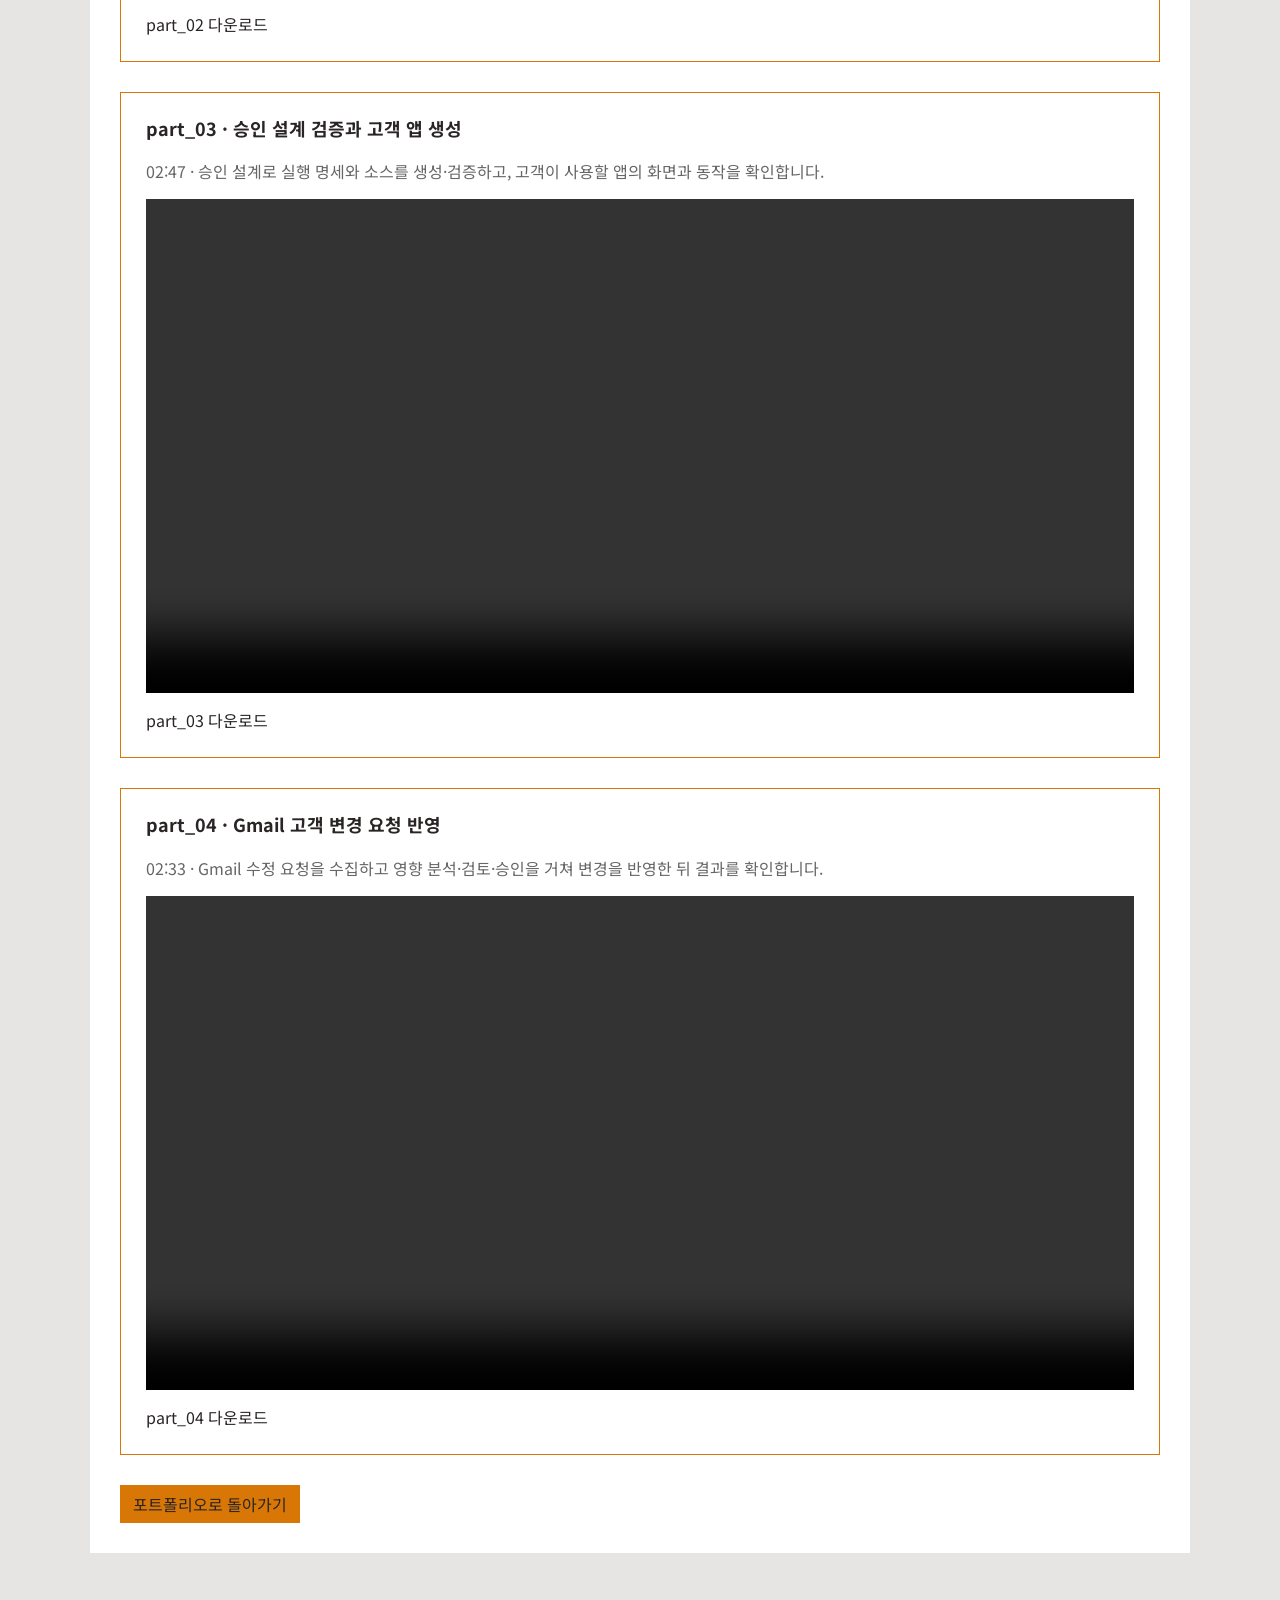
<file: specton-demo.html>
<!DOCTYPE html>
<html lang="ko">
    <head>
        <meta charset="utf-8">
        <meta name="viewport" content="width=device-width, initial-scale=1.0">
        <meta name="description" content="Specton의 요구사항 분석, AI Workspace, 고객 앱 생성, Gmail 변경 반영 시연 영상입니다.">
        <title>Specton 시연 영상 | 최태영 포트폴리오</title>
        <link href="https://fonts.googleapis.com/css2?family=Noto+Sans+KR:wght@300;400;500;700&family=Open+Sans:wght@300;400;600;700;800&display=swap" rel="stylesheet">
        <link href="https://cdn.jsdelivr.net/npm/bootstrap@4.4.1/dist/css/bootstrap.min.css" rel="stylesheet">
        <link href="css/style.css" rel="stylesheet">
    </head>
    <body>
        <main class="projects demo-page">
            <nav class="project-actions demo-navigation" aria-label="관련 페이지">
                <a class="btn" href="./#team-projects">← 팀 프로젝트</a>
                <a class="btn" href="https://github.com/surplus96/specton-v2.0.0" target="_blank" rel="noopener">GitHub · v2.0.0</a>
            </nav>
            <h1>Specton 시연 영상</h1>
            <p>요구사항 분석부터 고객 앱 생성과 Gmail 변경 반영까지, 실제 실행 화면과 기능 설명을 네 편으로 정리했습니다. 총 약 8분 10초입니다.</p>
            <nav class="project-actions demo-navigation" aria-label="영상 선택">
                <a href="#part_01">part_01 · 설계도 생성</a>
                <a href="#part_02">part_02 · AI Workspace</a>
                <a href="#part_03">part_03 · 고객 앱 생성</a>
                <a href="#part_04">part_04 · Gmail 변경 반영</a>
            </nav>
            <article class="project-card" id="part_01">
                <h2 class="project-subtitle">part_01 · 초기 설계도 생성</h2>
                <p>02:17 · 요구사항 문서를 등록하고 분석·검토·승인을 거쳐 기능 명세서·ERD·DDL·RTM을 생성합니다.</p>
                <video class="demo-video" controls playsinline preload="none" width="1920" height="1080" aria-label="part_01 초기 설계도 생성 시연">
                    <source src="assets/specton/part_01.mp4" type="video/mp4">
                    <a href="assets/specton/part_01.mp4">part_01 영상 파일 열기</a>
                </video>
                <a href="assets/specton/part_01.mp4" download>part_01 다운로드</a>
            </article>
            <article class="project-card" id="part_02">
                <h2 class="project-subtitle">part_02 · AI Workspace</h2>
                <p>00:33 · 분석·설계 단계별 결과, 테이블 관계와 요구사항의 연결을 AI Workspace에서 확인합니다.</p>
                <video class="demo-video" controls playsinline preload="none" width="1920" height="1080" aria-label="part_02 AI Workspace 시연">
                    <source src="assets/specton/part_02.mp4" type="video/mp4">
                    <a href="assets/specton/part_02.mp4">part_02 영상 파일 열기</a>
                </video>
                <a href="assets/specton/part_02.mp4" download>part_02 다운로드</a>
            </article>
            <article class="project-card" id="part_03">
                <h2 class="project-subtitle">part_03 · 승인 설계 검증과 고객 앱 생성</h2>
                <p>02:47 · 승인 설계로 실행 명세와 소스를 생성·검증하고, 고객이 사용할 앱의 화면과 동작을 확인합니다.</p>
                <video class="demo-video" controls playsinline preload="none" width="1920" height="1080" aria-label="part_03 승인 설계 검증과 고객 앱 생성 시연">
                    <source src="assets/specton/part_03.mp4" type="video/mp4">
                    <a href="assets/specton/part_03.mp4">part_03 영상 파일 열기</a>
                </video>
                <a href="assets/specton/part_03.mp4" download>part_03 다운로드</a>
            </article>
            <article class="project-card" id="part_04">
                <h2 class="project-subtitle">part_04 · Gmail 고객 변경 요청 반영</h2>
                <p>02:33 · Gmail 수정 요청을 수집하고 영향 분석·검토·승인을 거쳐 변경을 반영한 뒤 결과를 확인합니다.</p>
                <video class="demo-video" controls playsinline preload="none" width="1920" height="1080" aria-label="part_04 Gmail 고객 변경 요청 반영 시연">
                    <source src="assets/specton/part_04.mp4" type="video/mp4">
                    <a href="assets/specton/part_04.mp4">part_04 영상 파일 열기</a>
                </video>
                <a href="assets/specton/part_04.mp4" download>part_04 다운로드</a>
            </article>
            <a class="btn" href="./#team-projects">포트폴리오로 돌아가기</a>
        </main>
    </body>
</html>
</file>
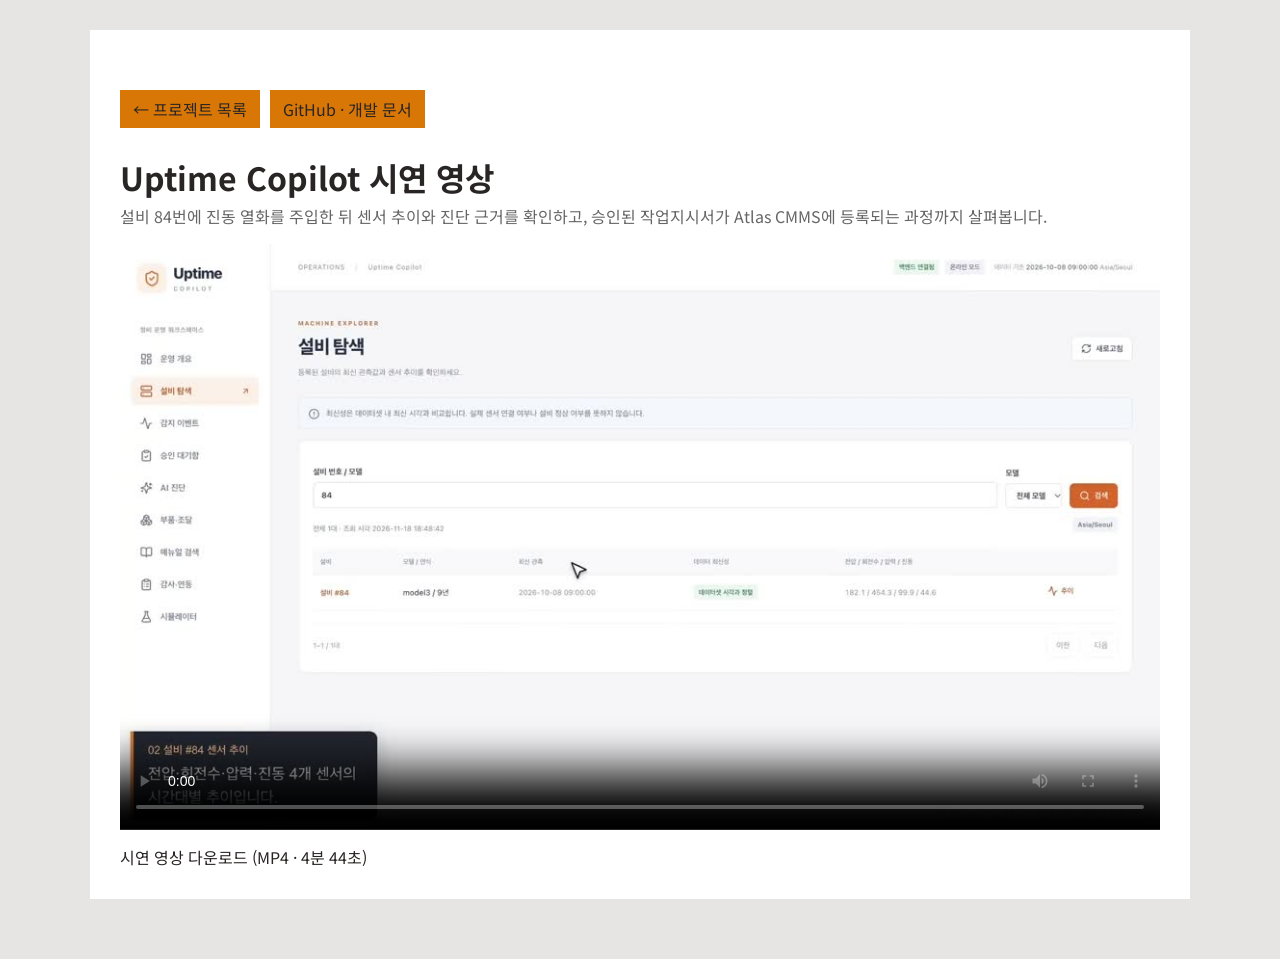
<file: uptime-demo.html>
<!DOCTYPE html>
<html lang="ko">
    <head>
        <meta charset="utf-8">
        <meta name="viewport" content="width=device-width, initial-scale=1.0">
        <meta name="description" content="Uptime Copilot의 설비 이상 감지, AI 진단, 승인 및 Atlas CMMS 작업지시서 등록 시연입니다.">
        <title>Uptime Copilot 시연 영상 | 최태영 포트폴리오</title>
        <link href="https://fonts.googleapis.com/css2?family=Noto+Sans+KR:wght@300;400;500;700&family=Open+Sans:wght@300;400;600;700;800&display=swap" rel="stylesheet">
        <link href="https://cdn.jsdelivr.net/npm/bootstrap@4.4.1/dist/css/bootstrap.min.css" rel="stylesheet">
        <link href="css/style.css" rel="stylesheet">
    </head>
    <body>
        <main class="projects demo-page">
            <nav class="project-actions demo-navigation" aria-label="관련 페이지">
                <a class="btn" href="./#projects">← 프로젝트 목록</a>
                <a class="btn" href="https://github.com/surplus96/uptime-copilot/blob/main/README_KOR.md">GitHub · 개발 문서</a>
            </nav>
            <h1>Uptime Copilot 시연 영상</h1>
            <p>설비 84번에 진동 열화를 주입한 뒤 센서 추이와 진단 근거를 확인하고, 승인된 작업지시서가 Atlas CMMS에 등록되는 과정까지 살펴봅니다.</p>
            <video class="demo-video" controls playsinline preload="metadata" width="1920" height="1080" aria-label="Uptime Copilot 전체 시연" poster="assets/uptime-copilot/preview.jpg">
                <source src="assets/uptime-copilot/demo-20261118.mp4" type="video/mp4">
            </video>
            <a href="assets/uptime-copilot/demo-20261118.mp4" download>시연 영상 다운로드 (MP4 · 4분 44초)</a>
        </main>
    </body>
</html>
</file>
<file: css/style.css>
:root {
    --bg-outer: #E7E5E4;   /* 바깥 배경 */
    --accent: #D97706;     /* 강조색 (버튼, 라인, 어두운 배경 위 글자) */
    --accent-text: #B45309;/* 밝은 배경 위 강조 글자 (대비 확보) */
    --dark: #292524;       /* 사이드바, 제목, 어두운 버튼 */
}

/**********************************/
/********** General CSS ***********/
/**********************************/
body {
    color: #666666;
    background: var(--bg-outer);
    font-family: 'Noto Sans KR', 'Open Sans', sans-serif;
}

a {
    color: var(--dark);
    transition: all .3s;
}

a:hover,
a:active,
a:focus {
    color: var(--accent-text);
    outline: none;
    text-decoration: none;
}

.btn:focus {
    box-shadow: none;
}


/**********************************/
/****** Layout with Sidebar *******/
/**********************************/
.wrapper {
    position: relative;
    margin: 0 auto;
    width: 100%;
    max-width: 1140px;
}

.wrapper .sidebar {
    position: relative;
    width: 100%;
    float: left;
    background: var(--dark);
}

.wrapper .content {
    position: relative;
    width: 100%;
    padding: 15px;
    float: left;
    background: var(--bg-outer);
}

.wrapper .sidebar-header,
.wrapper .sidebar-footer {
    display: none;
}

.navbar {
    padding: 15px;
    background: var(--dark) !important;
}

.navbar-expand-md .navbar-nav .nav-item {
    width: 100%;
    border-top: 1px solid rgba(255, 255, 255, .2);
}

.navbar-expand-md .navbar-nav .nav-item:first-child{
    border-top: none;
}

.navbar-expand-md .navbar-nav .nav-link {
    color: #ffffff;
    padding: 5px 15px 7px 15px;
    transition: all .3s;
}

.navbar-expand-md .navbar-nav .nav-link i {
    color: var(--accent);
    float: right;
    padding-top: 5px;
    transition: all .3s;
}

.navbar-expand-md .navbar-nav .nav-link:hover,
.navbar-expand-md .navbar-nav .nav-link.active {
    color: var(--accent);
}

.navbar-expand-md .navbar-nav .nav-link:hover i,
.navbar-expand-md .navbar-nav .nav-link.active i{
    color: #ffffff;
}


.wrapper .sidebar,
.wrapper .content {
    -webkit-transition: margin 200ms ease-out;
    -moz-transition: margin 200ms ease-out;
    -o-transition: margin 200ms ease-out;
    transition: margin 200ms ease-out;
}

@media (min-width: 768px) {
    .wrapper .content {
        padding: 30px 0px 30px 30px;
    }
    
    .wrapper .content::before,
    .wrapper .content::after {
        position: fixed;
        content: "";
        width: 100%;
        height: 30px;
        background: var(--bg-outer);
        z-index: 1;
    }
    
    .wrapper .content::before {
        top: 0;
    }
    
    .wrapper .content::after {
        bottom: 0;
    }
    
    .wrapper .sidebar {
        position: fixed;
        width: 300px;
        height: 100%;
        margin-left: -250px;
        float: left;
        overflow: auto;
        scrollbar-width: thin;
        scrollbar-color: gray;
        z-index: 2;
    }

    .wrapper .sidebar:hover {
        margin-left: 0px;
    }
    
    .wrapper .content {
        position: relative;
        width: calc(100% - 50px);
        margin-left: 50px;
        float: right;
    }
    
    .wrapper .sidebar:hover  .sidebar-header {
        position: relative;
        display: block;
        width: 100%;
    }

    .wrapper .sidebar .sidebar-header img {
        width: 100%;
        height: auto;
    }
    
    .navbar-brand {
        display: none;
    }
    
    .navbar {
        padding: 15px 0;
        flex-direction: column;
    }
    
    .wrapper .sidebar:hover .navbar-expand-md .navbar-nav .nav-link {
        padding: 5px 30px 7px 30px;
    }
    
    .wrapper .sidebar::-webkit-scrollbar {
        width: 7px;
    }

    .wrapper .sidebar::-webkit-scrollbar-track {
        -webkit-box-shadow: inset 0 0 6px rgba(0,0,0,0.1);
    }

    .wrapper .sidebar::-webkit-scrollbar-thumb {
        background-color: darkgrey;
        outline: 1px solid slategrey;
        border-radius: 7px
    }
    
    .navbar-brand {
        display: none;
    }
    
    .sidebar .sidebar-footer {
        width: 300px;
        position: fixed;
        bottom: 0;
        padding: 15px;
        font-size: 0;
        text-align: center;
        background: var(--dark);
    }
    
    .sidebar .sidebar-footer a {
        display: inline-block;
        width: 40px;
        height: 40px;
        padding: 5px 0;
        margin: 0 15px 15px 0;
        text-align: center;
        font-size: 18px;
        color: var(--dark);
        background: var(--accent);
    }
    
    .sidebar .sidebar-footer a:last-child {
        margin-right: 0;
    }
    
    .sidebar .sidebar-footer a:hover {
        color: var(--accent);
        background: #ffffff;
    }
    
    .sidebar:hover .sidebar-footer {
        display: block;
    }
}

@media (min-width: 992px) {
    .wrapper .sidebar {
        margin: 0;
    }

    .wrapper .content {
        width: calc(100% - 300px);
        margin-left: 300px;
    }

    .sidebar .sidebar-header {
        position: relative;
        display: block;
        width: 100%;
    }
    
    .navbar-expand-md .navbar-nav .nav-link {
        padding: 5px 30px 7px 30px;
    }
    
    .sidebar .sidebar-footer {
        display: block;
    }
}

@media (max-width: 1140px) {
    .wrapper .content {
        padding: 30px;
    }
}

@media (max-width: 576px) {
    .wrapper .content {
        padding: 15px;
    }
}


/**********************************/
/******** Back to Top CSS *********/
/**********************************/
.back-to-top {
    position: fixed;
    display: none;
    width: 30px;
    height: 30px;
    text-align: center;
    line-height: 1;
    font-size: 30px;
    right: 30px;
    bottom: 30px;
    transition: background 0.5s;
    z-index: 11;
}

.back-to-top i {
    color: var(--dark);
}

.back-to-top i:hover {
    color: var(--accent-text);
}

.back-to-top {
    -webkit-animation: action 1s infinite  alternate;
    animation: action 1s infinite  alternate;
}

@-webkit-keyframes action {
    0% { transform: translateY(0); }
    100% { transform: translateY(-15px); }
}

@keyframes action {
    0% { transform: translateY(0); }
    100% { transform: translateY(-15px); }
}


/**********************************/
/*********** Header CSS ***********/
/**********************************/
.header {
    position: relative;
    background: #ffffff;
}

.header .content-inner {
    padding: 100px 30px;
}

.header p {
    color: var(--accent-text);
    font-size: 22px;
    font-weight: 600;
    margin-bottom: 10px;
}

.header h1 {
    color: var(--dark);
    font-size: 50px;
    font-weight: 700;
}

.header h2 {
    display: inline-block;
    margin: 0;
    height: 25px;
    font-size: 25px;
}

.header .typed-text {
    display: none;
}

.header .typed-cursor {
    font-size: 25px;
    font-weight: 300;
    color: var(--dark);
}

.large-btn .content-inner {
    font-size: 0;
    border-bottom: 30px solid var(--bg-outer);
}

.large-btn .btn {
    position: relative;
    width: 50%;
    padding: 15px 0;
    color: var(--accent);
    font-size: 20px;
    background: var(--dark);
    border-radius: 0;
}

.large-btn .btn:last-child {
    color: var(--dark);
    background: var(--accent);
}

.large-btn .btn i {
    margin-right: 8px;
}

.large-btn .btn::after {
    position: absolute;
    content: "";
    width: 0;
    height: 100%;
    top: 0;
    left: 0;
    transition: all .3s;
}

.large-btn .btn:hover::after {
    width: 100%;
    background: rgba(255, 255, 255, .1);
}


/**********************************/
/******* Content Header CSS *******/
/**********************************/
.content-header {
    position: relative;
    width: 100%;
    margin-bottom: 30px;
    padding-bottom: 10px;
}

.content-header h2 {
    color: var(--dark);
    font-size: 35px;
    font-weight: 700;
    letter-spacing: 1px;
    margin: 0;
}

.content-header::after {
    content: '';
    position: absolute;
    display: block;
    width: 50px;
    height: 3px;
    bottom: 0;
    left: 0;
    background: var(--accent);
}


/**********************************/
/*********** About CSS ************/
/**********************************/
.about {
    position: relative;
    padding: 60px 30px;
    background: #ffffff;
    border-bottom: 30px solid var(--bg-outer);
}


/**********************************/
/********* Education CSS **********/
/**********************************/
.education {
    position: relative;
    padding: 60px 30px;
    background: #ffffff;
    border-bottom: 30px solid var(--bg-outer);
}

.education .edu-col {
    position: relative;
    width: 100%;
    padding: 20px 0 20px 20px;
    border-left: 1px solid var(--accent);
    border-bottom: 1px solid var(--accent);
}

.education .col-md-6:first-child .edu-col {
    padding-top: 0;
}

.education .col-md-6:last-child .edu-col {
    border-bottom: none;
    padding-bottom: 0;
}

@media (min-width: 768px) {
    .education .col-md-6:nth-child(-n+2) .edu-col {
        padding-top: 0;
    }

    .education .col-md-6:last-child .edu-col,
    .education .col-md-6:nth-last-child(2) .edu-col {
        border-bottom: none;
        padding-bottom: 0;
    }
}

.education .edu-col span {
    position: relative;
    display: block;
    font-size: 13px;
    letter-spacing: 1px;
    margin-bottom: 10px;
}

.education .edu-col > span::before {
    position: absolute;
    content: "";
    width: 11px;
    height: 11px;
    background: var(--accent);
    top: 5px;
    left: -26px;
    border-radius: 5px;
}

.education .edu-col span i {
    color: var(--accent-text);
}

.education .edu-col h3 {
    font-size: 20px;
    font-weight: 700;
    letter-spacing: 0;
}

.education .edu-col p {
    margin: 0;
}


/**********************************/
/********* Experience CSS *********/
/**********************************/
.experience {
    position: relative;
    padding: 60px 30px;
    background: #ffffff;
    border-bottom: 30px solid var(--bg-outer);
}

.experience .exp-col {
    position: relative;
    width: 100%;
    padding: 20px 0 20px 20px;
    border-left: 1px solid var(--accent);
    border-bottom: 1px solid var(--accent);
}

.experience .col-md-6:first-child .exp-col {
    padding-top: 0;
}

.experience .col-md-6:last-child .exp-col {
    border-bottom: none;
    padding-bottom: 0;
}

@media (min-width: 768px) {
    .experience .col-md-6:nth-child(-n+2) .exp-col {
        padding-top: 0;
    }

    .experience .col-md-6:last-child .exp-col,
    .experience .col-md-6:nth-last-child(2) .exp-col {
        border-bottom: none;
        padding-bottom: 0;
    }
}

.experience .exp-col span {
    position: relative;
    display: block;
    font-size: 13px;
    letter-spacing: 1px;
    margin-bottom: 10px;
}

.experience .exp-col > span::before {
    position: absolute;
    content: "";
    width: 11px;
    height: 11px;
    background: var(--accent);
    top: 5px;
    left: -26px;
    border-radius: 5px;
}

.experience .exp-col span i {
    color: var(--accent-text);
}

.experience .exp-col h3 {
    font-size: 20px;
    font-weight: 700;
    letter-spacing: 0;
    margin-bottom: 5px;
}

.experience .exp-col h4 {
    font-size: 14px;
    font-weight: 400;
    font-style: italic;
    margin-bottom: 5px;
}

.experience .exp-col h5 {
    font-size: 16px;
    font-weight: 600;
    margin-bottom: 10px;
}

.experience .exp-col p {
    margin: 0;
}

/**********************************/
/*********** Contact CSS ***********/
/**********************************/
.contact {
    position: relative;
    padding: 60px 30px 30px 30px;
    background: #ffffff;
}

.contact .contact-info {
    position: relative;
    width: 100%;
    margin-bottom: 30px;
}

.contact .contact-info p {
    font-size: 16px;
    font-weight: 600;
    letter-spacing: 1px;
    margin-bottom: 10px;
}

.contact .contact-info p i {
    width: 25px;
    color: var(--accent-text);
}

.contact .contact-info p a {
    color: #666666;
}

.contact .contact-info p a:hover {
    color: var(--accent-text);
    text-decoration: none;
}

.contact .social {
    font-size: 0;
}

.contact .social a {
    width: 35px;
    height: 35px;
    padding: 5px 0;
    color: var(--dark);
    background: var(--accent);
    border-radius: 0;
    margin-top: 15px;
    margin-right: 15px;
    transition: all .3s;
}

.contact .social a:last-child {
    margin-right: 0;
}

.contact .social a:hover {
    color: var(--accent);
    background: var(--dark);
}


/**********************************/
/*********** Footer CSS ***********/
/**********************************/
.footer {
    position: relative;
    width: 100%;
    padding: 30px 30px 0 30px;
    background: var(--bg-outer);
}

.footer .col-md-6:last-child {
    text-align: right;
}

@media(max-width: 767.98px) {
    .footer .col-md-6,
    .footer .col-md-6:last-child{
        text-align: center;
    }
}

.footer p {
    color: var(--dark);
    margin: 0;
}

.footer a {
    color: var(--accent-text);
    font-weight: 600;
}

.footer a:hover {
    color: var(--dark);
}



/**********************************/
/******** Added: Common CSS *******/
/**********************************/
.about p {
    line-height: 1.8;
    word-break: keep-all;
}

.projects .btn {
    border-radius: 0;
    color: var(--dark);
    background: var(--accent);
    transition: all .3s;
}

.projects .btn:hover {
    color: var(--accent);
    background: var(--dark);
}

.about .about-points {
    margin: 15px 0 0 0;
    padding: 0;
    list-style: none;
}

.about .about-points li {
    margin-bottom: 8px;
    padding-left: 20px;
    position: relative;
    word-break: keep-all;
}

.about .about-points li::before {
    content: "";
    position: absolute;
    width: 8px;
    height: 8px;
    left: 0;
    top: 10px;
    background: var(--accent);
}


/**********************************/
/*********** Skills CSS ***********/
/**********************************/
.skills {
    position: relative;
    padding: 60px 30px 30px 30px;
    background: #ffffff;
    border-bottom: 30px solid var(--bg-outer);
}

.skills .skill-group {
    margin-bottom: 30px;
}

.skills .skill-group h3 {
    font-size: 16px;
    font-weight: 700;
    color: var(--dark);
    margin-bottom: 12px;
}

.skills .skill-group h3 i {
    width: 25px;
    color: var(--accent-text);
}

.skills .skill-tags {
    font-size: 0;
}

.skills .skill-tags span {
    display: inline-block;
    margin: 0 8px 8px 0;
    padding: 5px 12px;
    font-size: 14px;
    color: var(--dark);
    border: 1px solid var(--accent);
    transition: all .3s;
}

.skills .skill-tags span:hover {
    background: var(--accent);
}


/**********************************/
/***** Experience/Education add ***/
/**********************************/
.experience .col-12:first-child .exp-col {
    padding-top: 0;
}

.experience .col-12:last-child .exp-col {
    border-bottom: none;
    padding-bottom: 0;
}

.experience .exp-col h3,
.education .edu-col h3 {
    word-break: keep-all;
}

.experience .exp-col .exp-project {
    margin-top: 20px;
}

.experience .exp-col .exp-project h6 {
    margin-bottom: 3px;
    font-size: 15px;
    font-weight: 700;
    color: var(--dark);
}

.experience .exp-col .exp-project .exp-meta {
    display: block;
    margin-bottom: 8px;
    font-size: 13px;
    color: var(--accent-text);
}

.experience .exp-col ul {
    margin: 0;
    padding-left: 18px;
}

.experience .exp-col ul li {
    margin-bottom: 4px;
    word-break: keep-all;
}

.education .edu-col p,
.experience .exp-col p {
    word-break: keep-all;
}


/**********************************/
/*********** Projects CSS *********/
/**********************************/
.projects {
    position: relative;
    padding: 60px 30px 30px 30px;
    background: #ffffff;
    border-bottom: 30px solid var(--bg-outer);
}

.projects .project-subtitle {
    margin: 0 0 20px 0;
    font-size: 18px;
    font-weight: 700;
    color: var(--dark);
}

.projects .project-card {
    position: relative;
    height: calc(100% - 30px);
    margin-bottom: 30px;
    padding: 25px;
    border: 1px solid var(--accent);
    transition: all .3s;
}

.projects .project-card:hover {
    box-shadow: 8px 8px 0 var(--accent);
    transform: translate(-4px, -4px);
}

.projects .project-card h3 {
    margin-bottom: 10px;
    font-size: 20px;
    font-weight: 700;
    color: var(--dark);
}

.projects .project-card p {
    word-break: keep-all;
}

.projects .project-card .project-tags {
    margin-bottom: 15px;
    font-size: 0;
}

.projects .project-card .project-tags span {
    display: inline-block;
    margin: 0 6px 6px 0;
    padding: 2px 8px;
    font-size: 12px;
    color: var(--dark);
    background: var(--bg-outer);
}

.projects .project-card .btn {
    padding: 5px 15px;
    font-size: 14px;
}

.projects .project-card .btn i {
    margin-right: 6px;
}

.projects .project-card .project-context {
    font-size: 14px;
}

.projects .project-actions {
    display: flex;
    flex-wrap: wrap;
    gap: 10px;
}

.demo-page {
    max-width: 1100px;
    margin: 30px auto;
}

.demo-page h1 {
    color: var(--dark);
    font-size: 32px;
    font-weight: 700;
}

.demo-page .demo-navigation {
    margin-bottom: 30px;
}

.demo-page .demo-video {
    display: block;
    width: 100%;
    height: auto;
    margin: 15px 0;
    background: var(--dark);
}



/**********************************/
/******* Contact (no form) ********/
/**********************************/
.contact .contact-info {
    margin-bottom: 0;
}

.contact .social a {
    display: inline-block;
    line-height: 1.7;
    text-align: center;
}

.contact {
    padding-bottom: 60px;
}


/**********************************/
/*** Education (single column) ****/
/**********************************/
.education .col-12:first-child .edu-col {
    padding-top: 0;
}

.education .col-12:last-child .edu-col {
    border-bottom: none;
    padding-bottom: 0;
}

.projects .project-card {
    min-height: 220px;
}


/**********************************/
/*** Experience learning tags *****/
/**********************************/
.experience .exp-col .exp-tags {
    font-size: 0;
}

.experience .exp-col .exp-tags span {
    display: inline-block;
    margin: 0 6px 6px 0;
    padding: 2px 8px;
    font-size: 12px;
    letter-spacing: 0;
    color: var(--dark);
    background: var(--bg-outer);
}
</file>
